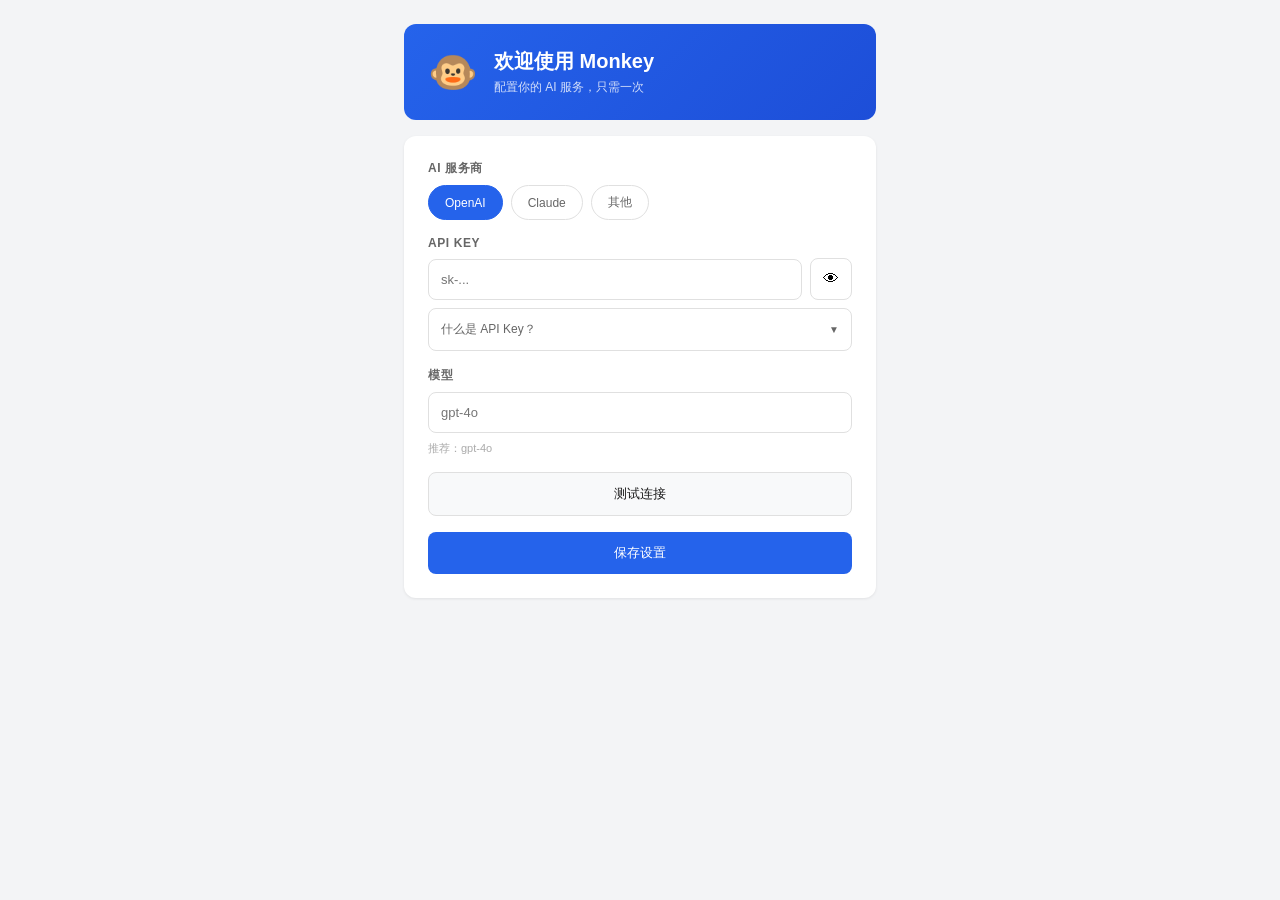
<file: options/index.html>
<!DOCTYPE html>
<html lang="zh-CN">
<head>
  <meta charset="UTF-8">
  <meta name="viewport" content="width=device-width, initial-scale=1.0">
  <title>Monkey 设置</title>
  <link rel="stylesheet" href="../design/tokens.css">
  <link rel="stylesheet" href="options.css">
</head>
<body>
  <div class="page">

    <!-- Header -->
    <div class="page-header">
      <div class="header-inner">
        <span class="logo">🐵</span>
        <div>
          <h1 class="header-title">欢迎使用 Monkey</h1>
          <p class="header-sub">配置你的 AI 服务，只需一次</p>
        </div>
      </div>
    </div>

    <!-- Form -->
    <div class="form-card">

      <!-- Provider selector -->
      <div class="field-group">
        <label class="field-label">AI 服务商</label>
        <div class="pill-group" id="provider-pills">
          <button class="pill active" data-provider="openai">OpenAI</button>
          <button class="pill" data-provider="claude">Claude</button>
          <button class="pill" data-provider="custom">其他</button>
        </div>
      </div>

      <!-- API Key -->
      <div class="field-group">
        <label class="field-label" for="api-key">API Key</label>
        <div class="input-row">
          <input
            type="password"
            id="api-key"
            class="text-input"
            placeholder="sk-..."
            autocomplete="off"
            spellcheck="false"
          >
          <button class="btn-toggle-visibility" id="toggle-key-vis" title="显示/隐藏">👁</button>
        </div>

        <!-- Explainer -->
        <div class="explainer">
          <button class="explainer-toggle" id="explainer-toggle">
            什么是 API Key？
            <span class="explainer-icon">▼</span>
          </button>
          <div class="explainer-body" id="explainer-body" hidden>
            <p>API Key 是你在 AI 服务商那里的访问密码，类似于账号密码。它让 Monkey 能代你调用 AI 来生成脚本。</p>
            <p class="security-note">🔒 只存在你的浏览器里，Monkey 看不到它</p>
            <div class="explainer-links" id="explainer-links">
              <a href="https://platform.openai.com/api-keys" target="_blank" class="explainer-link" data-provider="openai">去 OpenAI 获取 →</a>
              <a href="https://console.anthropic.com/account/keys" target="_blank" class="explainer-link" data-provider="claude" hidden>去 Anthropic 获取 →</a>
            </div>
          </div>
        </div>
      </div>

      <!-- Custom endpoint (shown only for "custom" provider) -->
      <div class="field-group" id="endpoint-group" hidden>
        <label class="field-label" for="api-endpoint">API Endpoint</label>
        <input
          type="url"
          id="api-endpoint"
          class="text-input"
          placeholder="https://api.openai.com/v1/chat/completions"
        >
        <p class="field-hint">兼容 OpenAI Chat Completions 格式的接口地址</p>
      </div>

      <!-- Model ID -->
      <div class="field-group">
        <label class="field-label" for="model-id">模型</label>
        <input
          type="text"
          id="model-id"
          class="text-input"
          placeholder="gpt-4o"
        >
        <p class="field-hint" id="model-hint">推荐：gpt-4o</p>
      </div>

      <!-- Test connection -->
      <div class="field-group">
        <button id="btn-test" class="btn btn-secondary btn-full">测试连接</button>
        <div id="test-result" class="test-result" hidden></div>
      </div>

      <!-- Save -->
      <div class="field-group">
        <button id="btn-save" class="btn btn-primary btn-full">保存设置</button>
      </div>

      <!-- Start using -->
      <div id="start-section" hidden>
        <div class="divider"></div>
        <button id="btn-start" class="btn btn-success btn-full">开始使用 Monkey →</button>
      </div>

    </div>
  </div>

  <script src="options.js"></script>
</body>
</html>
</file>
<file: design/tokens.css>
/* Ensure [hidden] always wins over any display:flex/grid from author CSS */
[hidden] { display: none !important; }

:root {
  /* Colors */
  --color-primary: #2563EB;
  --color-primary-light: #EFF6FF;
  --color-text-primary: #1A1A1A;
  --color-text-secondary: #666;
  --color-text-muted: #AAA;
  --color-border: #E0E0E0;
  --color-bg-code: #1E1E2E;
  --color-success: #16A34A;
  --color-error: #DC2626;
  --color-bg: #FFFFFF;
  --color-bg-secondary: #F8F9FA;

  /* Spacing */
  --space-xs: 4px;
  --space-s: 8px;
  --space-m: 12px;
  --space-l: 16px;
  --space-xl: 24px;

  /* Radius */
  --radius-s: 6px;
  --radius-m: 8px;
  --radius-l: 12px;

  /* Typography */
  --font-base: -apple-system, BlinkMacSystemFont, "PingFang SC", "Microsoft YaHei", sans-serif;
  --font-mono: "SF Mono", "Fira Code", "Fira Mono", monospace;
  --text-xs: 11px;
  --text-s: 12px;
  --text-base: 13px;
  --text-m: 14px;
  --text-l: 15px;

  /* Shadows */
  --shadow-s: 0 1px 3px rgba(0,0,0,0.08);
  --shadow-m: 0 2px 8px rgba(0,0,0,0.12);

  /* Transitions */
  --transition: 0.15s ease;
}
</file>
<file: options/options.css>
*, *::before, *::after { box-sizing: border-box; }

body {
  margin: 0;
  font-family: var(--font-base);
  font-size: var(--text-base);
  color: var(--color-text-primary);
  background: #F3F4F6;
  min-height: 100vh;
}

.page {
  max-width: 520px;
  margin: 0 auto;
  padding: var(--space-xl);
}

/* ── Header ── */
.page-header {
  background: linear-gradient(135deg, var(--color-primary) 0%, #1D4ED8 100%);
  border-radius: var(--radius-l);
  padding: var(--space-xl);
  margin-bottom: var(--space-l);
  color: #fff;
}

.header-inner {
  display: flex;
  align-items: center;
  gap: var(--space-l);
}

.logo { font-size: 40px; }

.header-title {
  margin: 0 0 var(--space-xs);
  font-size: 20px;
  font-weight: 700;
  color: #fff;
}

.header-sub {
  margin: 0;
  font-size: var(--text-s);
  color: rgba(255,255,255,0.8);
}

/* ── Form card ── */
.form-card {
  background: #fff;
  border-radius: var(--radius-l);
  padding: var(--space-xl);
  box-shadow: var(--shadow-s);
  display: flex;
  flex-direction: column;
  gap: var(--space-l);
}

.field-group {
  display: flex;
  flex-direction: column;
  gap: var(--space-s);
}

.field-label {
  font-size: var(--text-s);
  font-weight: 600;
  color: var(--color-text-secondary);
  text-transform: uppercase;
  letter-spacing: 0.05em;
}

.field-hint {
  font-size: var(--text-xs);
  color: var(--color-text-muted);
  margin: 0;
}

.text-input {
  padding: var(--space-m);
  border: 1px solid var(--color-border);
  border-radius: var(--radius-m);
  font-family: var(--font-base);
  font-size: var(--text-base);
  color: var(--color-text-primary);
  background: var(--color-bg);
  width: 100%;
  transition: border-color var(--transition);
}

.text-input:focus {
  outline: none;
  border-color: var(--color-primary);
}

.input-row {
  display: flex;
  align-items: center;
  gap: var(--space-s);
}

.input-row .text-input { flex: 1; }

.btn-toggle-visibility {
  background: none;
  border: 1px solid var(--color-border);
  border-radius: var(--radius-m);
  padding: var(--space-m);
  cursor: pointer;
  font-size: 16px;
  line-height: 1;
  flex-shrink: 0;
  transition: background var(--transition);
}

.btn-toggle-visibility:hover { background: var(--color-bg-secondary); }

/* ── Provider pills ── */
.pill-group {
  display: flex;
  gap: var(--space-s);
}

.pill {
  padding: var(--space-s) var(--space-l);
  border: 1px solid var(--color-border);
  border-radius: 999px;
  background: var(--color-bg);
  cursor: pointer;
  font-family: var(--font-base);
  font-size: var(--text-s);
  color: var(--color-text-secondary);
  font-weight: 500;
  transition: all var(--transition);
}

.pill:hover { border-color: var(--color-primary); color: var(--color-primary); }

.pill.active {
  background: var(--color-primary);
  border-color: var(--color-primary);
  color: #fff;
}

/* ── Explainer ── */
.explainer {
  border: 1px solid var(--color-border);
  border-radius: var(--radius-m);
  overflow: hidden;
}

.explainer-toggle {
  width: 100%;
  display: flex;
  align-items: center;
  justify-content: space-between;
  padding: var(--space-m);
  background: none;
  border: none;
  cursor: pointer;
  font-family: var(--font-base);
  font-size: var(--text-s);
  color: var(--color-text-secondary);
  text-align: left;
  transition: background var(--transition);
}

.explainer-toggle:hover { background: var(--color-bg-secondary); }

.explainer-icon {
  font-size: 10px;
  transition: transform 0.15s ease;
}

.explainer-toggle.open .explainer-icon { transform: rotate(180deg); }

.explainer-body {
  padding: var(--space-m);
  border-top: 1px solid var(--color-border);
  background: var(--color-bg-secondary);
}

.explainer-body p {
  margin: 0 0 var(--space-s);
  font-size: var(--text-s);
  color: var(--color-text-secondary);
  line-height: 1.6;
}

.explainer-body p:last-of-type { margin-bottom: 0; }

.security-note {
  font-size: var(--text-xs) !important;
  color: var(--color-text-muted) !important;
}

.explainer-links { margin-top: var(--space-s); }

.explainer-link {
  font-size: var(--text-s);
  color: var(--color-primary);
  text-decoration: none;
}

.explainer-link:hover { text-decoration: underline; }

/* ── Test result ── */
.test-result {
  padding: var(--space-m);
  border-radius: var(--radius-m);
  font-size: var(--text-s);
  line-height: 1.5;
}

.test-result.success {
  background: #F0FDF4;
  border: 1px solid #BBF7D0;
  color: var(--color-success);
}

.test-result.error {
  background: #FEF2F2;
  border: 1px solid #FECACA;
  color: var(--color-error);
}

.test-result.testing {
  background: var(--color-bg-secondary);
  border: 1px solid var(--color-border);
  color: var(--color-text-secondary);
}

/* ── Buttons ── */
.btn {
  padding: var(--space-m) var(--space-l);
  border-radius: var(--radius-m);
  border: none;
  cursor: pointer;
  font-family: var(--font-base);
  font-size: var(--text-base);
  font-weight: 500;
  transition: opacity 0.15s ease, background 0.15s ease;
}

.btn:disabled { opacity: 0.5; cursor: not-allowed; }
.btn-full { width: 100%; }

.btn-primary { background: var(--color-primary); color: #fff; }
.btn-primary:hover:not(:disabled) { opacity: 0.88; }

.btn-secondary {
  background: var(--color-bg-secondary);
  color: var(--color-text-primary);
  border: 1px solid var(--color-border);
}
.btn-secondary:hover:not(:disabled) { background: #EEEEEE; }

.btn-success { background: var(--color-success); color: #fff; }
.btn-success:hover:not(:disabled) { opacity: 0.88; }

/* ── Divider ── */
.divider {
  height: 1px;
  background: var(--color-border);
  margin: var(--space-s) 0;
}
</file>
